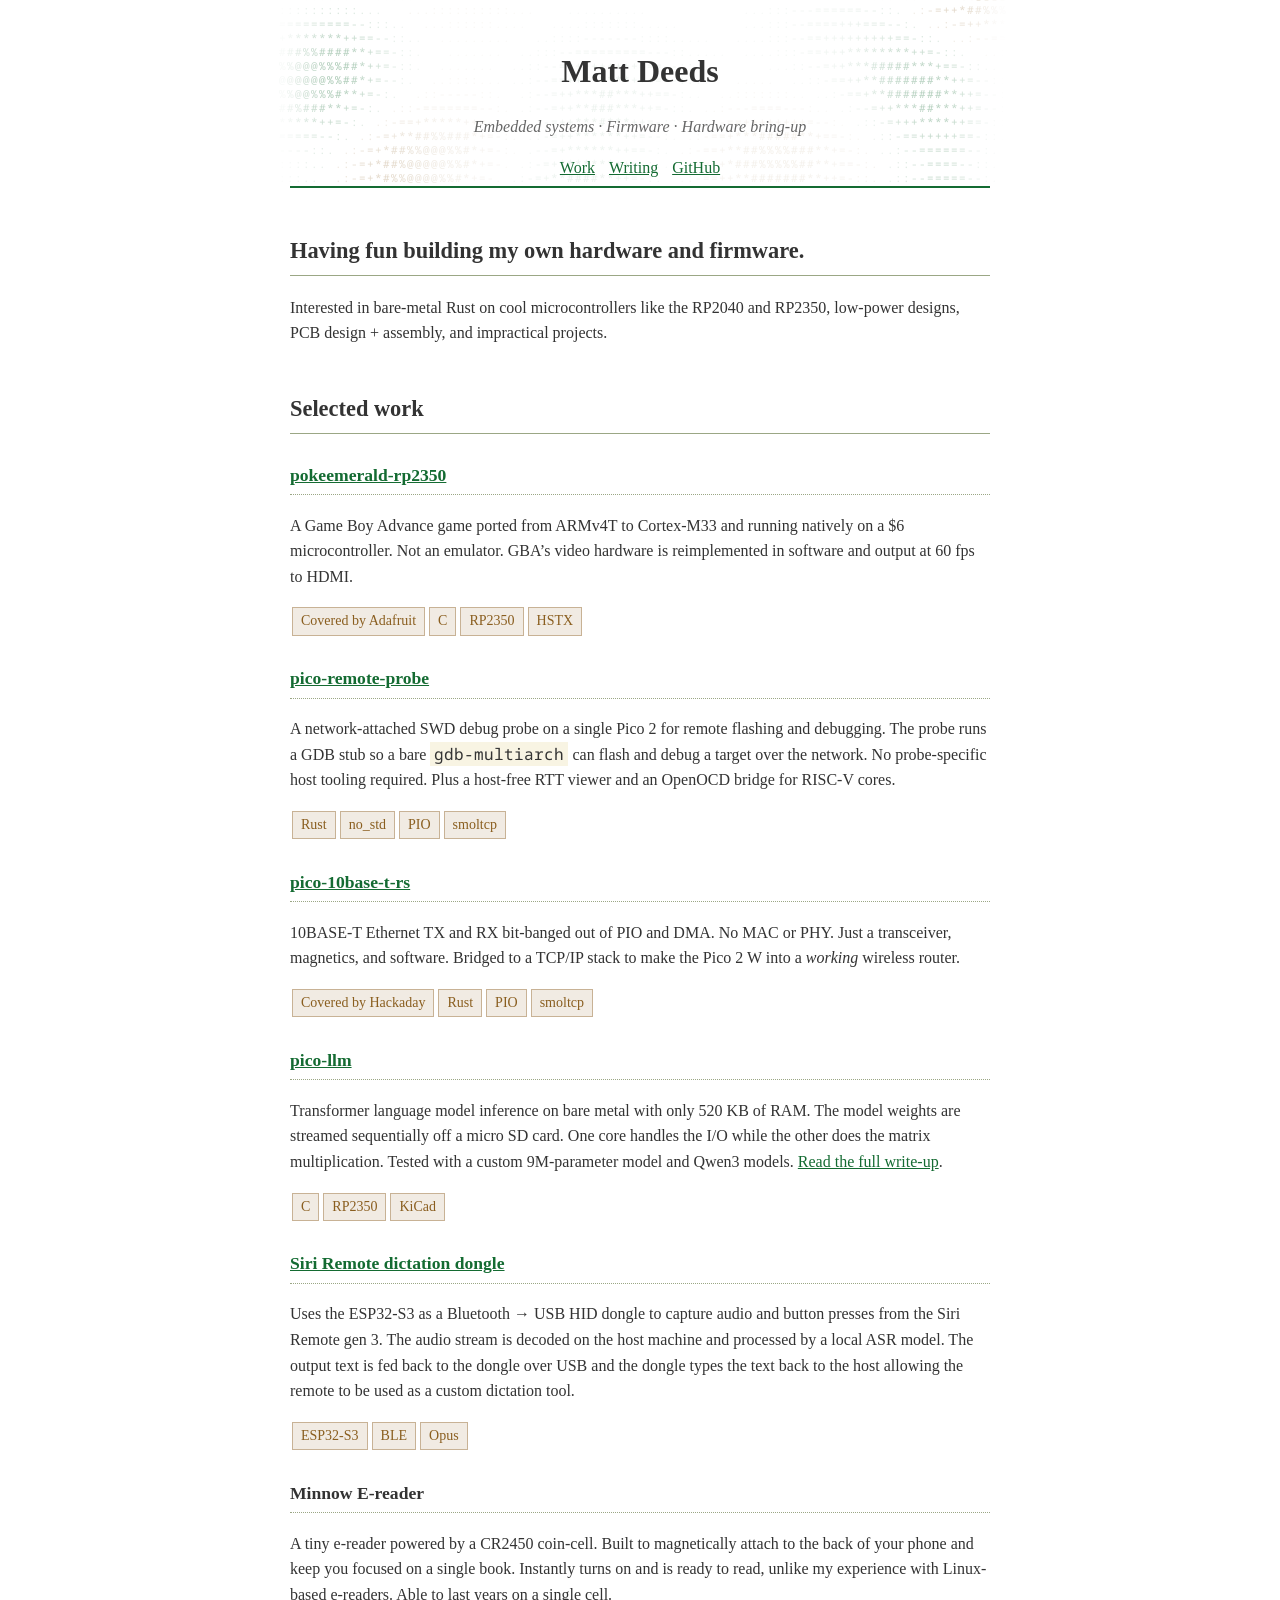
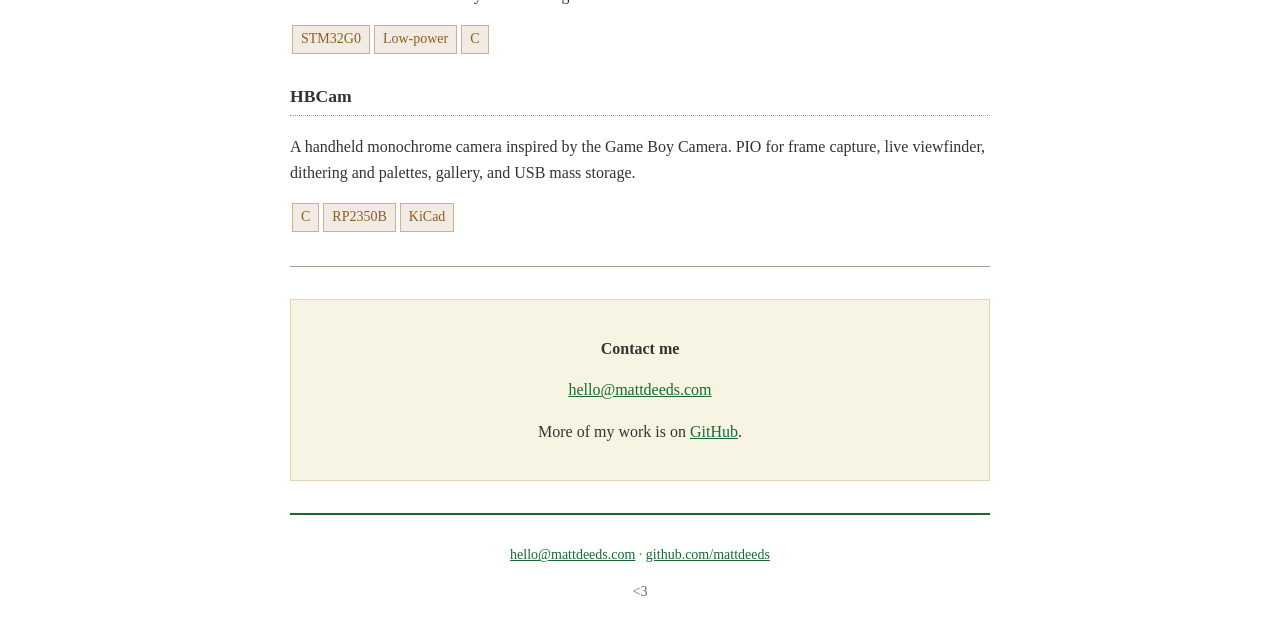
<file: index.html>
<!DOCTYPE html>
<html lang="en">
<head>
<meta charset="utf-8">
<meta name="viewport" content="width=device-width, initial-scale=1">
<title>Matt Deeds · Embedded systems and low-level firmware</title>
<meta name="description" content="Embedded systems and low-level firmware.">
<link rel="stylesheet" href="/assets/style.css">
<script src="/assets/banner.js" defer></script>
</head>
<body>

<header class="header">
  <h1>Matt Deeds</h1>
  <p class="tagline">Embedded systems · Firmware · Hardware bring-up</p>
  <nav>
    <a href="/">Work</a>
    <a href="/writing/">Writing</a>
    <a href="https://github.com/mattdeeds">GitHub</a>
  </nav>
</header>

<main>
  <h2>Having fun building my own hardware and firmware.</h2>
  <p>Interested in bare-metal Rust on cool microcontrollers like the RP2040 and RP2350, low-power designs, PCB design + assembly, and impractical projects.</p>
  
  <h2>Selected work</h2>

  <h3><a href="https://github.com/mattdeeds/pokeemerald-rp2350">pokeemerald-rp2350</a></h3>
  <p>A Game Boy Advance game ported from ARMv4T to Cortex-M33 and running
  natively on a $6 microcontroller. Not an emulator. GBA’s video hardware is
  reimplemented in software and output at 60 fps to HDMI.</p>
  <div class="languages"><span>Covered by Adafruit</span><span>C</span><span>RP2350</span><span>HSTX</span></div>

  <h3><a href="https://github.com/mattdeeds/pico-remote-probe">pico-remote-probe</a></h3>
  <p>A network-attached SWD debug probe on a single Pico 2 for remote flashing and debugging. The probe runs a GDB stub
  so a bare <code>gdb-multiarch</code> can flash and debug a
  target over the network. No probe-specific host tooling required. Plus a host-free
  RTT viewer and an OpenOCD bridge for RISC-V cores.</p>
  <div class="languages"><span>Rust</span><span>no_std</span><span>PIO</span><span>smoltcp</span></div>

  <h3><a href="https://github.com/mattdeeds/pico-10base-t-rs">pico-10base-t-rs</a></h3>
  <p>10BASE-T Ethernet TX and RX bit-banged out of PIO and DMA. No MAC or PHY. Just a
  transceiver, magnetics, and software. Bridged to a TCP/IP stack to make the Pico 2 W
  into a <i>working</i> wireless router.</p>
  <div class="languages"><span>Covered by Hackaday</span><span>Rust</span><span>PIO</span><span>smoltcp</span></div>

  <h3><a href="https://github.com/mattdeeds/pico-llm">pico-llm</a></h3>
  <p>Transformer language model inference on bare metal with only 520 KB of RAM.
  The model weights are streamed sequentially off a micro SD card. One core handles the I/O while the other does the matrix multiplication. Tested with a custom 9M-parameter model and Qwen3 models. <a href="/writing/pico-llm.html">Read the full write-up</a>.</p>
  <div class="languages"><span>C</span><span>RP2350</span><span>KiCad</span></div>

  <h3><a href="https://github.com/mattdeeds/siri-remote-dictation">Siri Remote dictation dongle</a></h3>
  <p>Uses the ESP32-S3 as a Bluetooth → USB HID dongle to capture audio and button presses from the Siri Remote gen 3.
  The audio stream is decoded on the host machine and processed by a local ASR model.
  The output text is fed back to the dongle over USB and the dongle types the text back to the host
  allowing the remote to be used as a custom dictation tool.</p>
  <div class="languages"><span>ESP32-S3</span><span>BLE</span><span>Opus</span></div>

  <h3>Minnow E-reader</h3>
  <p>A tiny e-reader powered by a CR2450 coin-cell. Built to magnetically attach to the back of your phone and keep you focused on a single book.
  Instantly turns on and is ready to read, unlike my experience with Linux-based e-readers.
  Able to last years on a single cell.
  </p>
  <div class="languages"><span>STM32G0</span><span>Low-power</span><span>C</span></div>
  
  <h3>HBCam</h3>
  <p>A handheld monochrome camera inspired by the Game Boy Camera. PIO for frame capture, live
  viewfinder, dithering and palettes, gallery, and USB mass storage.</p>
  <div class="languages"><span>C</span><span>RP2350B</span><span>KiCad</span></div>

  <hr>

  <div class="cta">
    <p><b>Contact me</b></p>
    <p>
    <a href="mailto:hello@mattdeeds.com">hello@mattdeeds.com</a>
    </p>
    <p>More of my work is on <a href="https://github.com/mattdeeds">GitHub</a>.</p>
  </div>
</main>

<footer>
  <p>
    <a href="mailto:hello@mattdeeds.com">hello@mattdeeds.com</a> ·
    <a href="https://github.com/mattdeeds">github.com/mattdeeds</a>
  </p>
<p>&lt;3</p>
</footer>

</body>
</html>
</file>
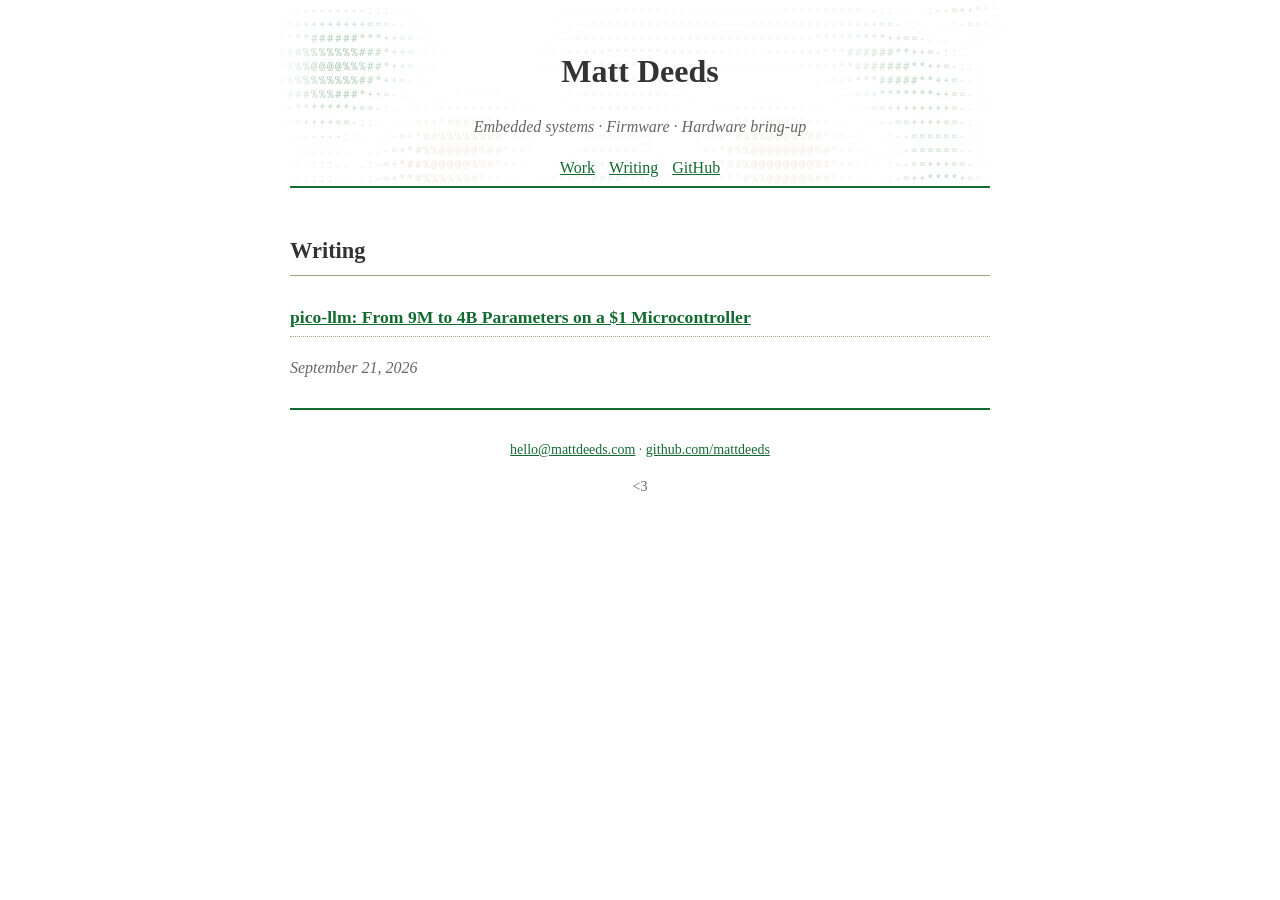
<file: writing/index.html>
<!DOCTYPE html>
<html lang="en">
<head>
<meta charset="utf-8">
<meta name="viewport" content="width=device-width, initial-scale=1">
<title>Writing · Matt Deeds</title>
<meta name="description" content="Write-ups on embedded firmware and hardware bring-up.">
<link rel="stylesheet" href="/assets/style.css">
<script src="/assets/banner.js" defer></script>
</head>
<body>

<header class="header">
  <h1>Matt Deeds</h1>
  <p class="tagline">Embedded systems · Firmware · Hardware bring-up</p>
  <nav>
    <a href="/">Work</a>
    <a href="/writing/">Writing</a>
    <a href="https://github.com/mattdeeds">GitHub</a>
  </nav>
</header>

<main>
  <h2>Writing</h2>

  <h3><a href="/writing/pico-llm.html">pico-llm: From 9M to 4B Parameters on a $1 Microcontroller</a></h3>
  <p class="tagline"><time datetime="2026-09-21">September 21, 2026</time></p>
  </main>

<footer>
  <p>
    <a href="mailto:hello@mattdeeds.com">hello@mattdeeds.com</a> ·
    <a href="https://github.com/mattdeeds">github.com/mattdeeds</a>
  </p>
  <p>&lt;3</p>
</footer>

</body>
</html>
</file>
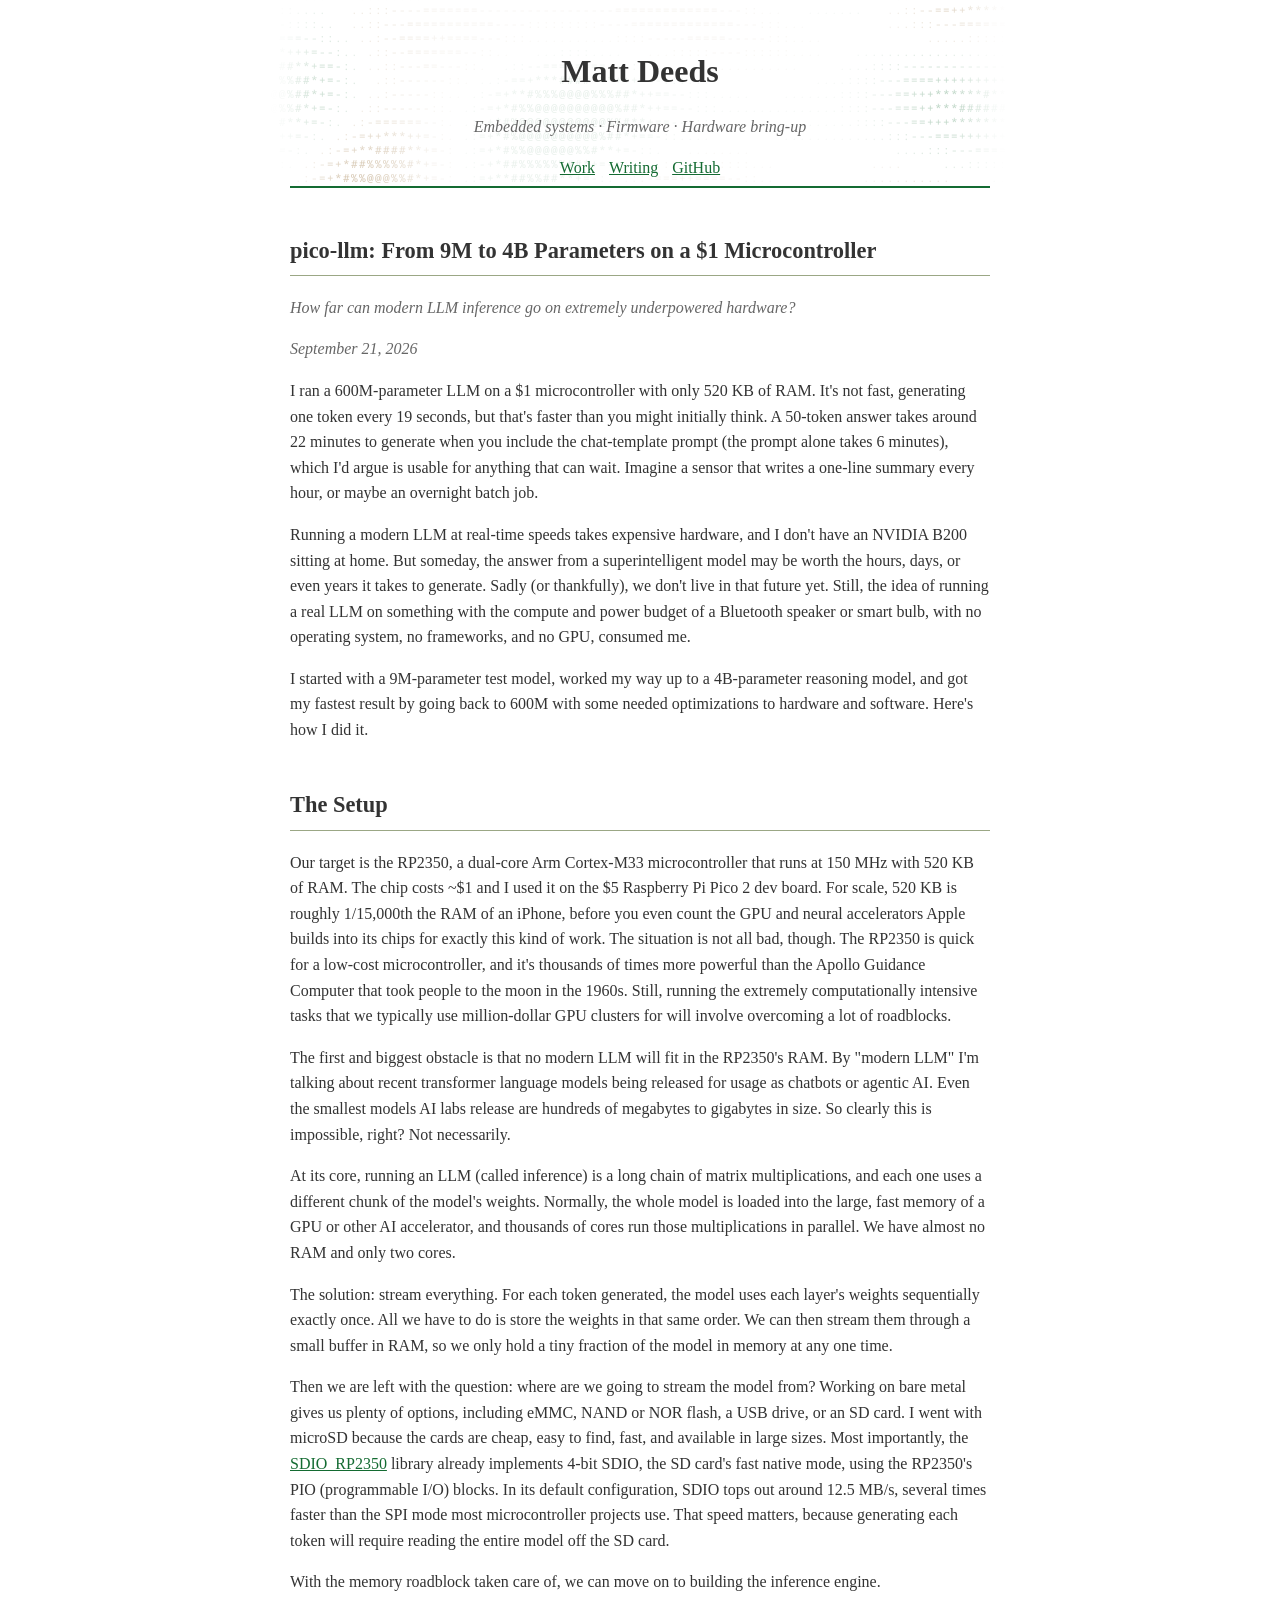
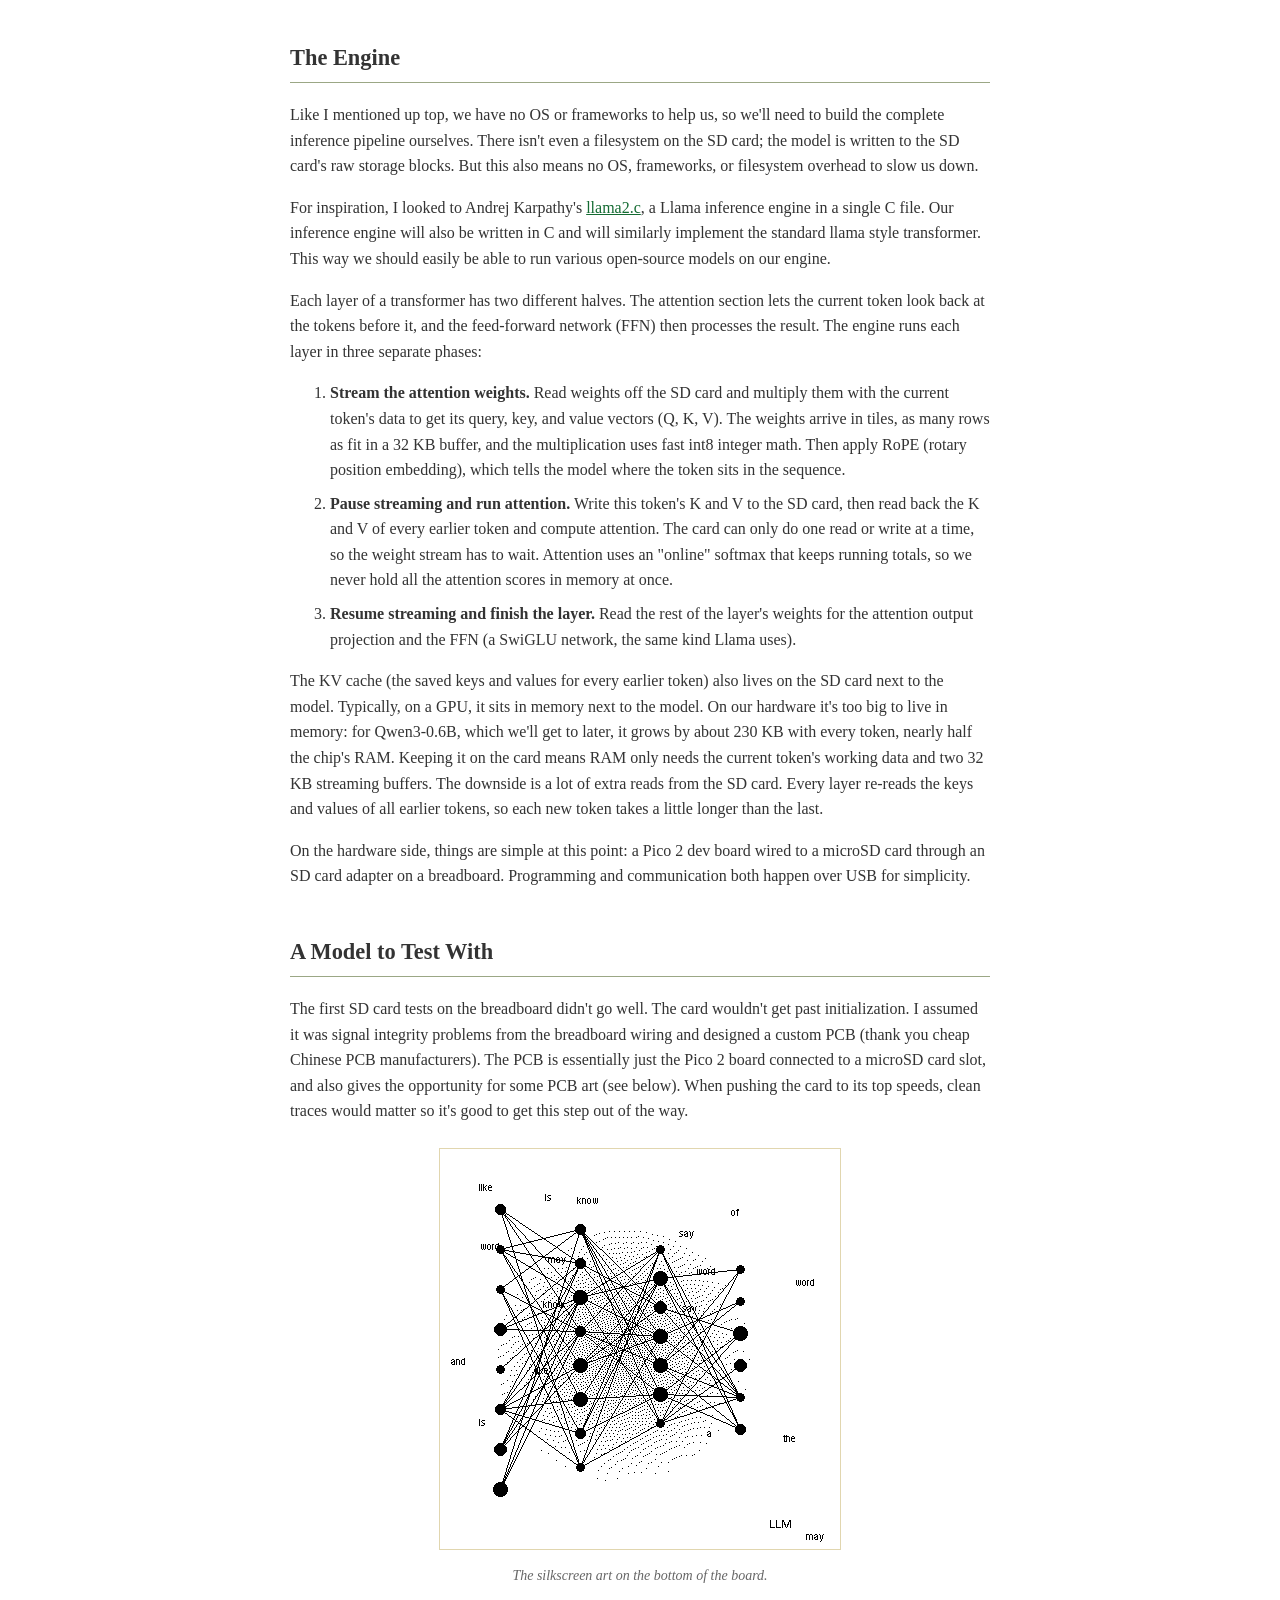
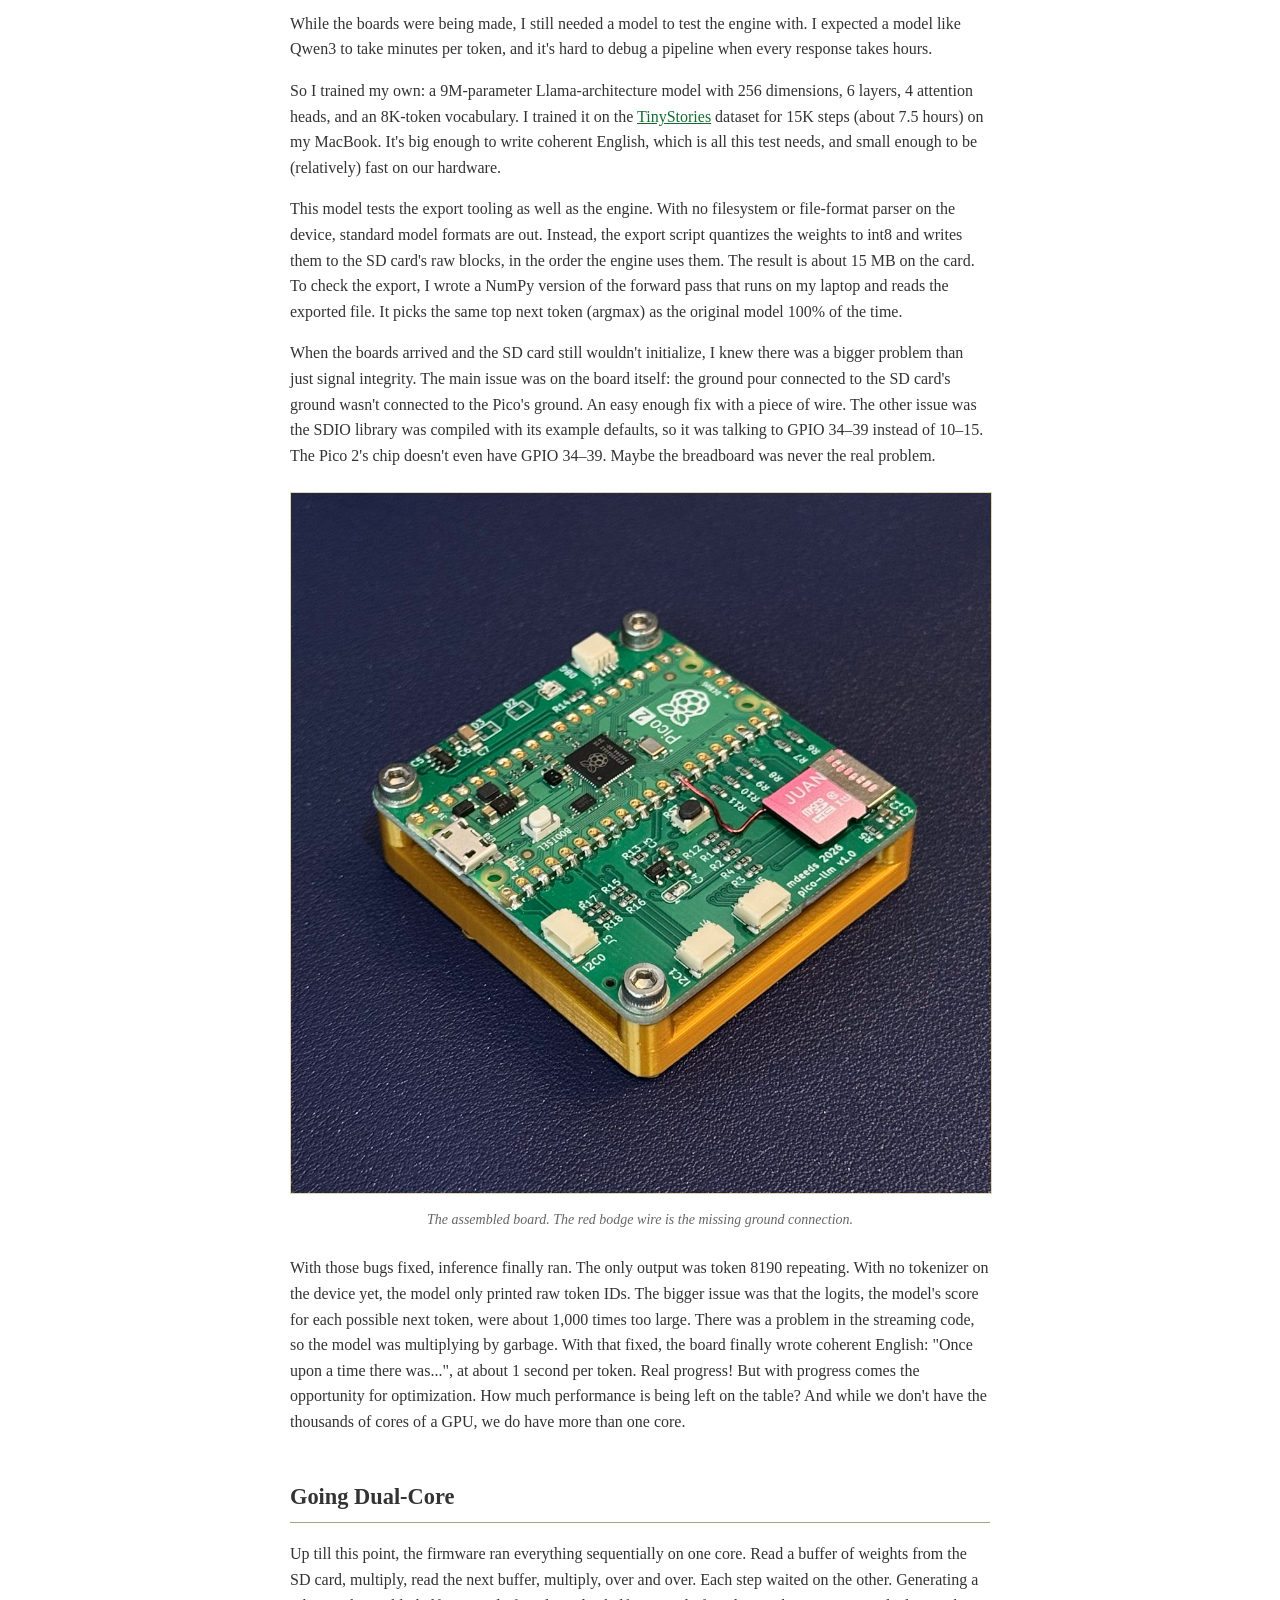
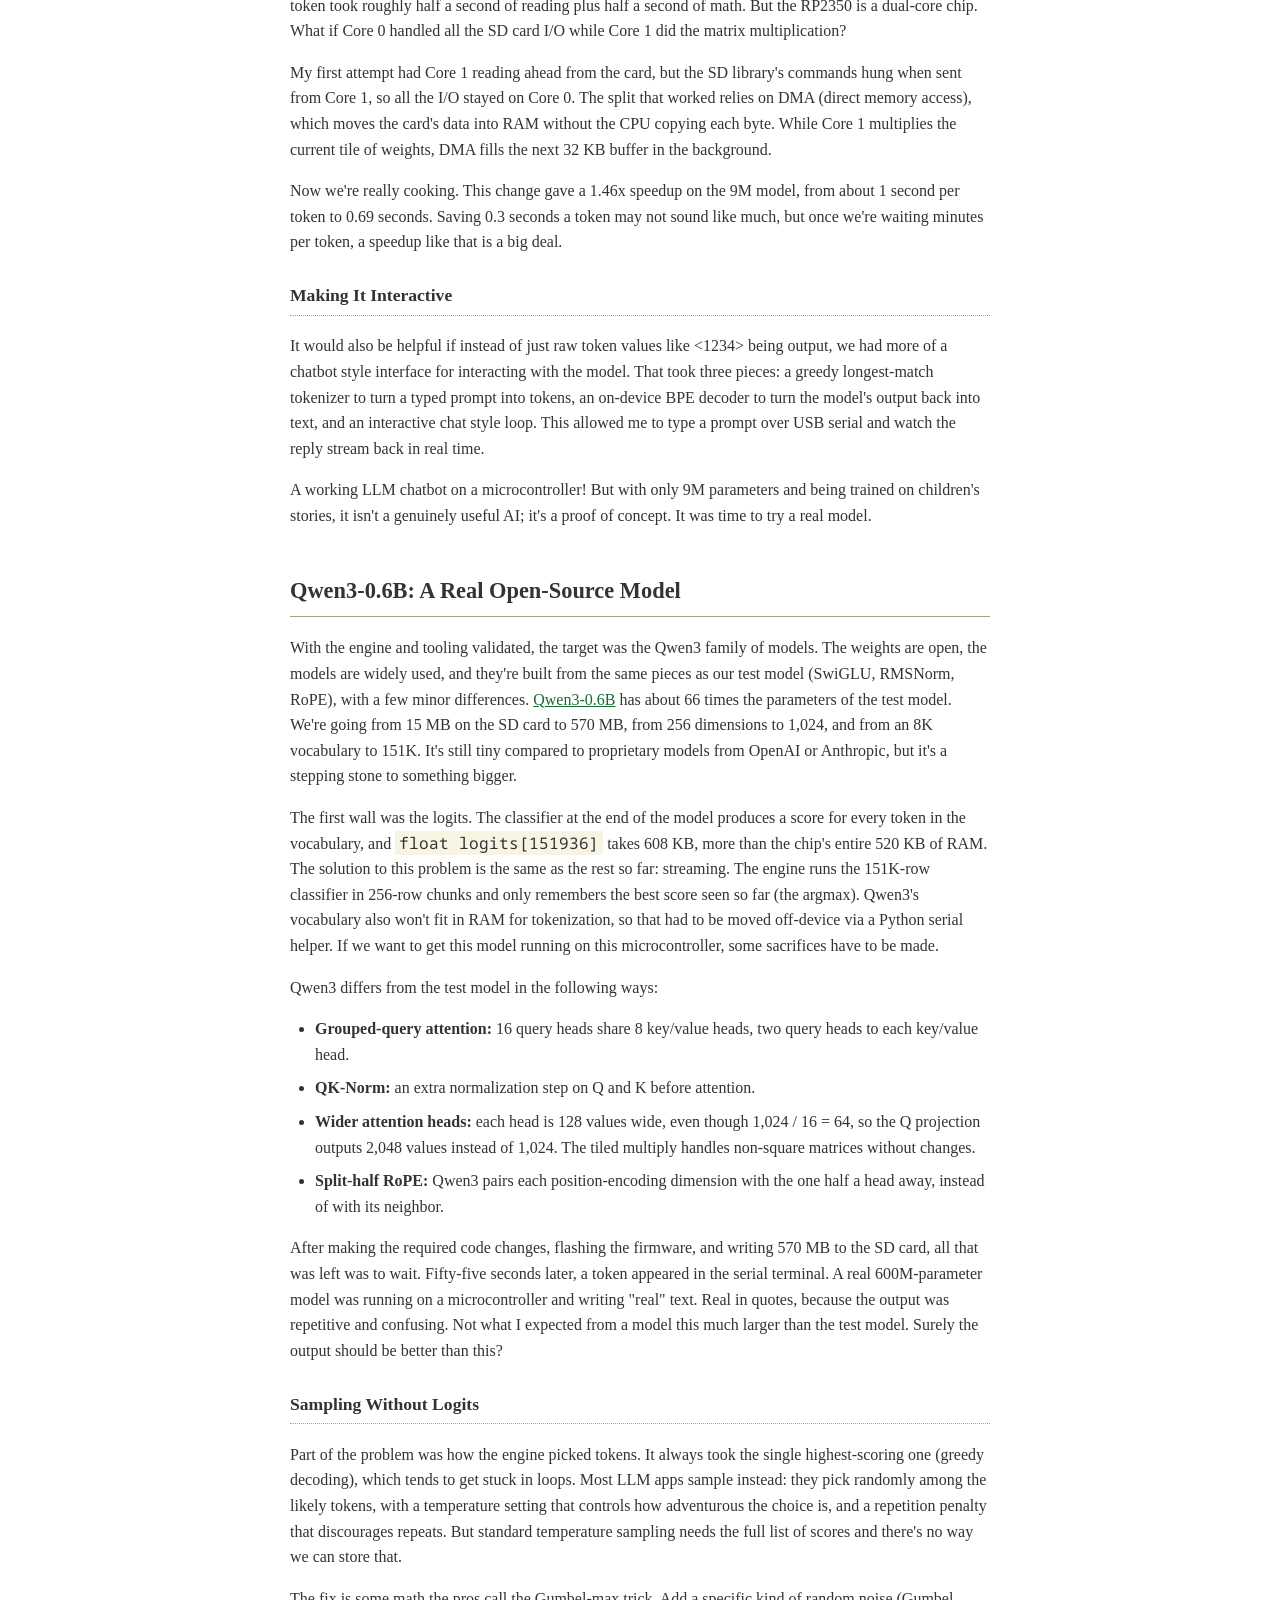
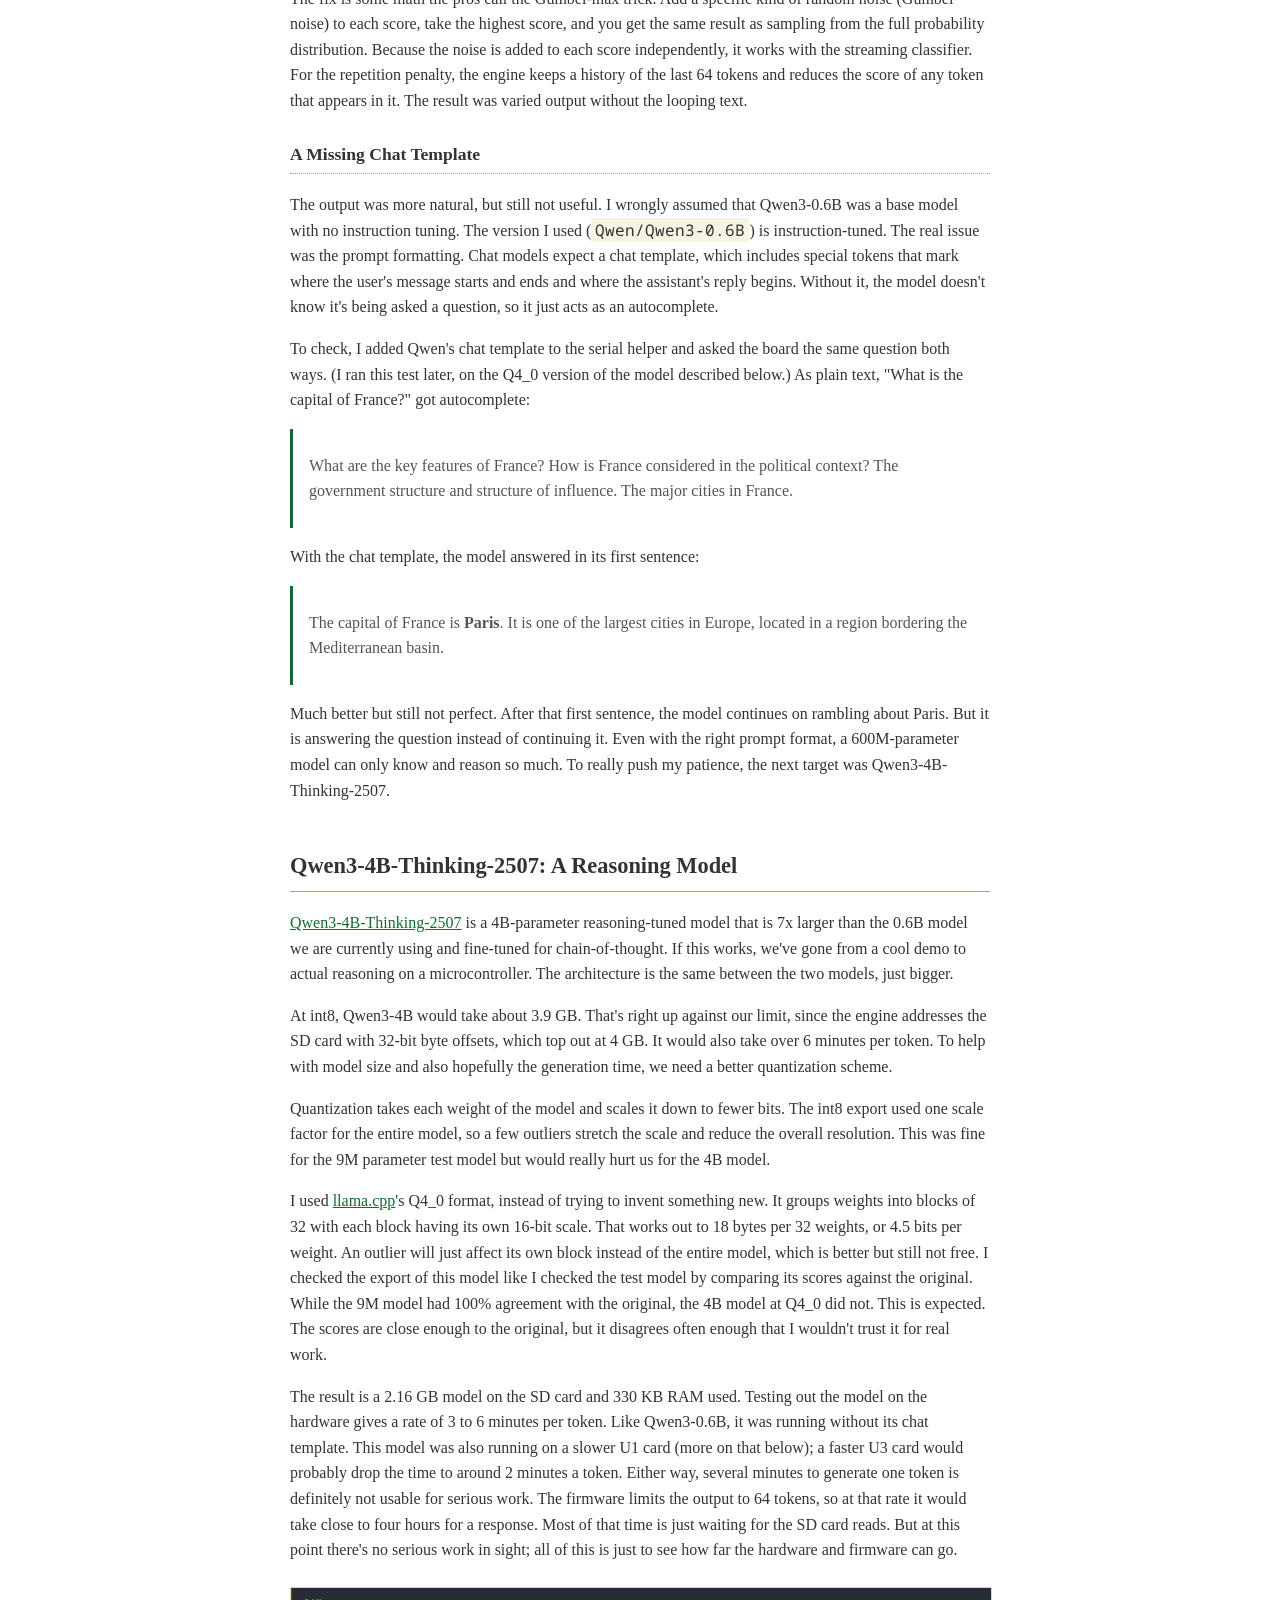
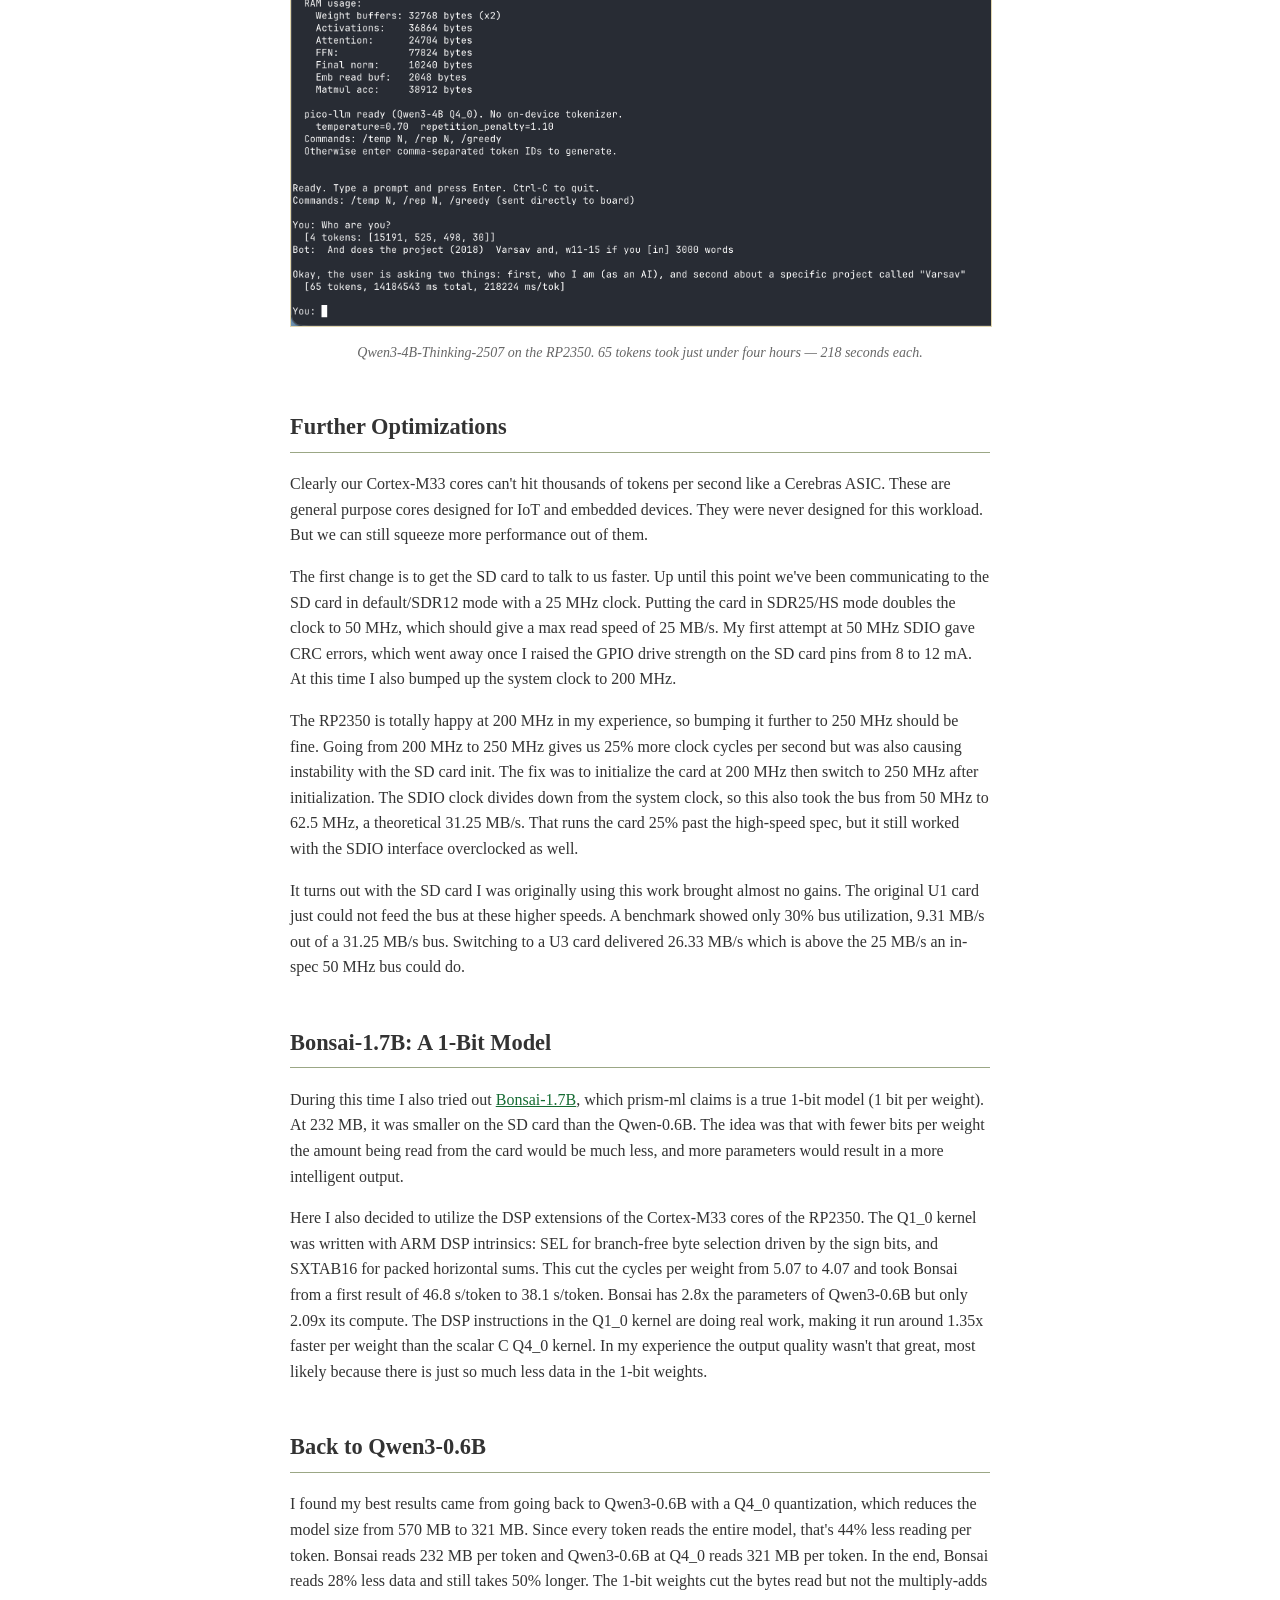
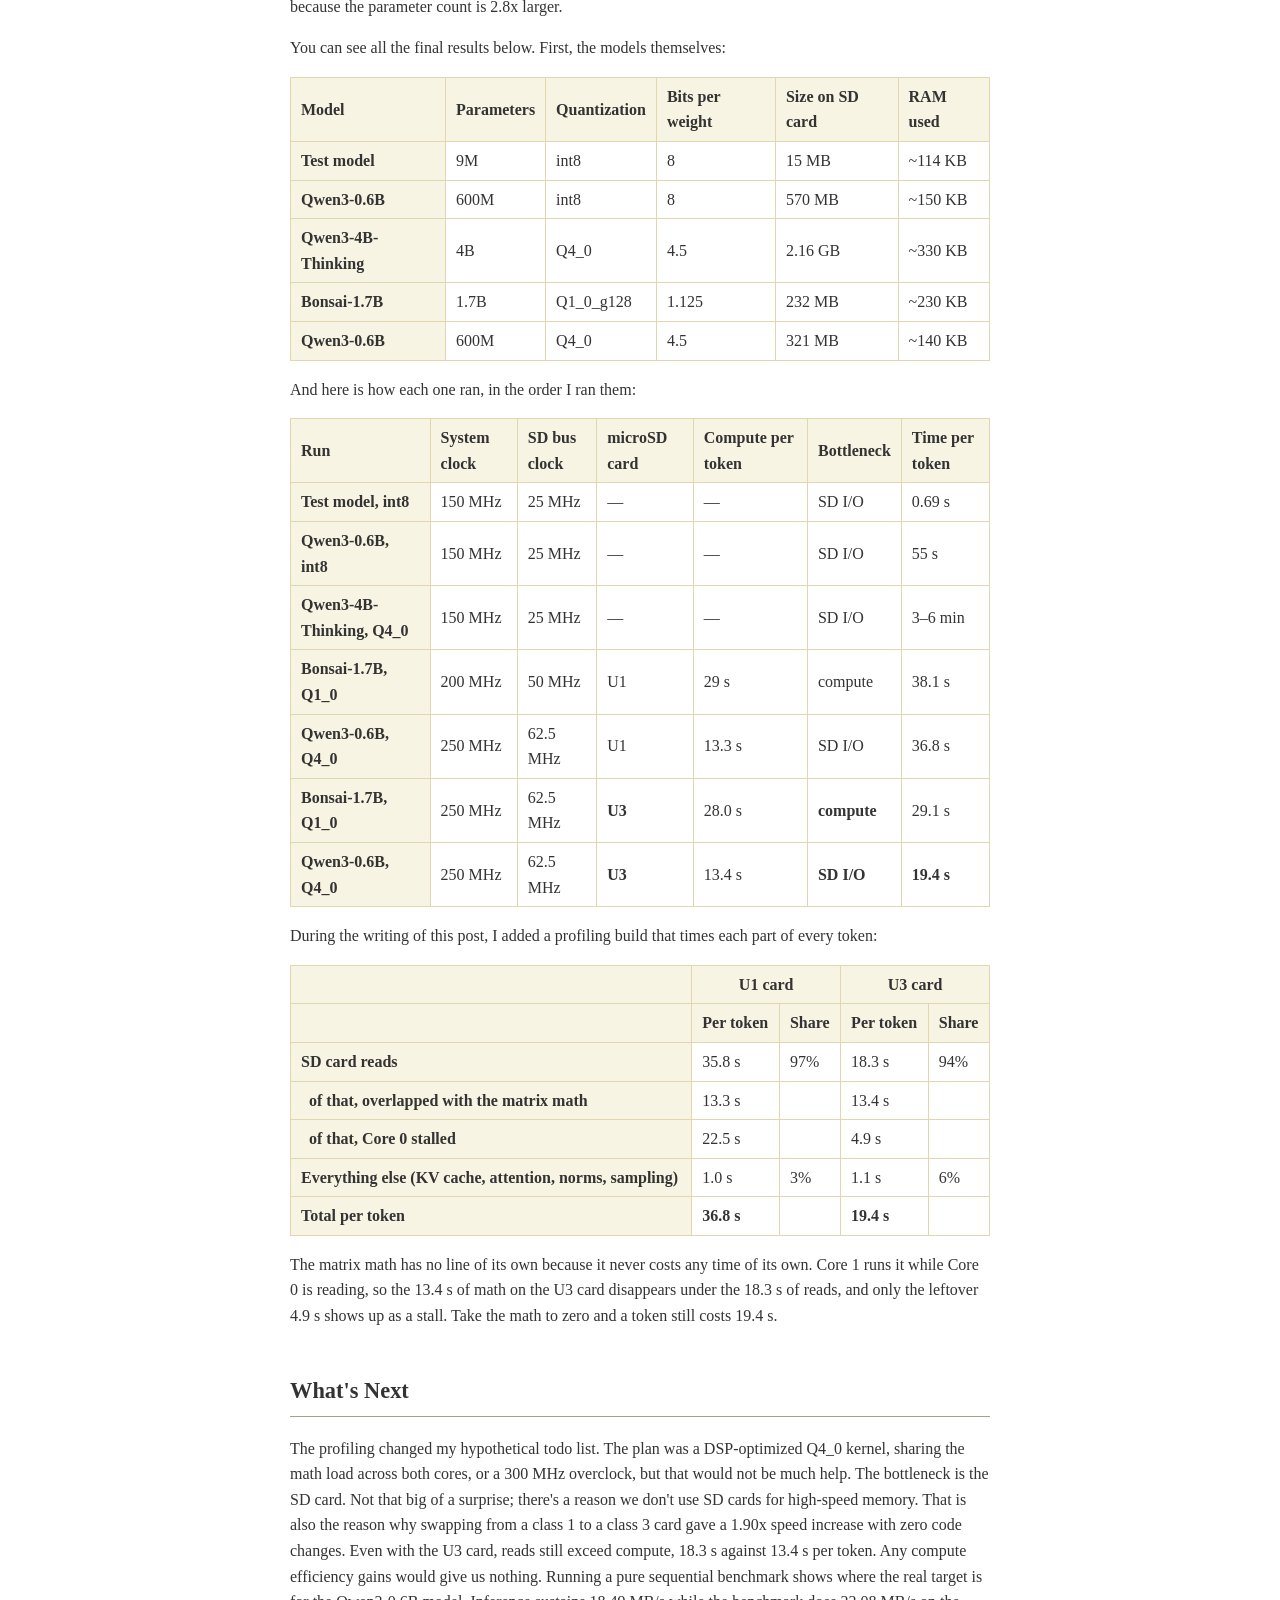
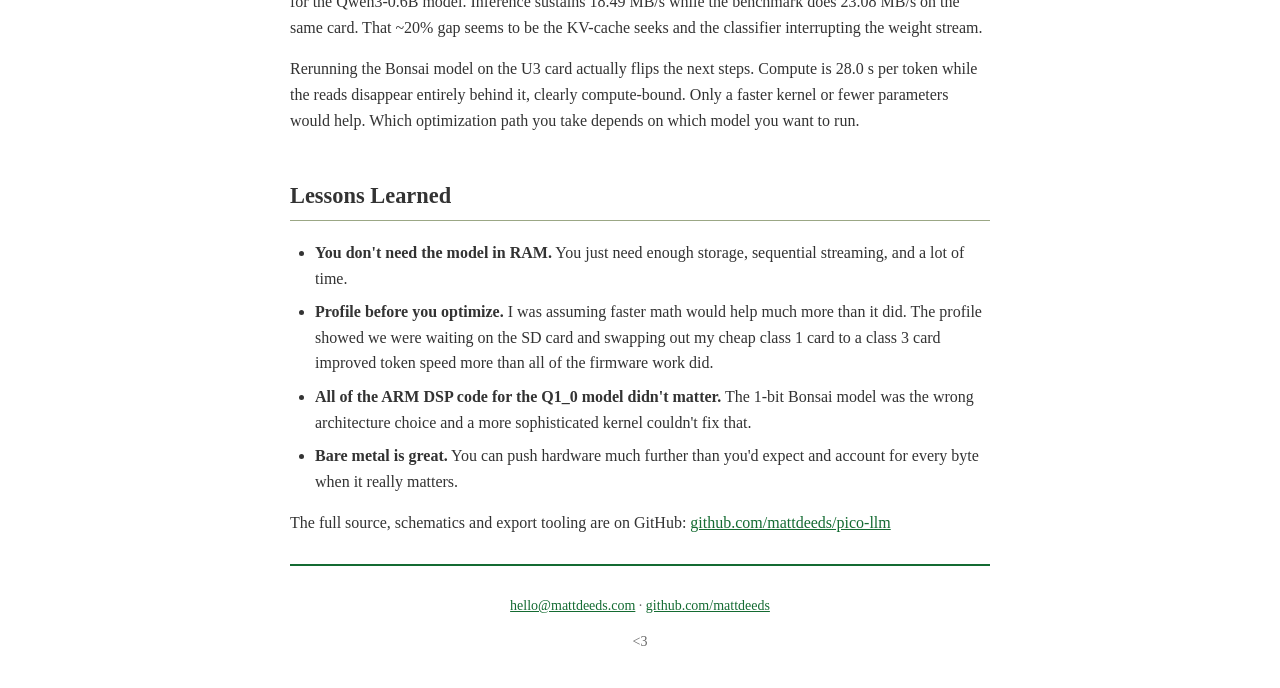
<file: writing/pico-llm.html>
<!DOCTYPE html>
<html lang="en">
<head>
<meta charset="utf-8">
<meta name="viewport" content="width=device-width, initial-scale=1">
<title>pico-llm: From 9M to 4B Parameters on a $1 Microcontroller · Matt Deeds</title>
<meta name="description" content="Running a 600M-parameter LLM on a $1 RP2350 microcontroller with 520 KB of RAM, by streaming the weights off a microSD card.">
<link rel="stylesheet" href="/assets/style.css">
<script src="/assets/banner.js" defer></script>
</head>
<body>

<header class="header">
  <h1>Matt Deeds</h1>
  <p class="tagline">Embedded systems · Firmware · Hardware bring-up</p>
  <nav>
    <a href="/">Work</a>
    <a href="/writing/">Writing</a>
    <a href="https://github.com/mattdeeds">GitHub</a>
  </nav>
</header>

<main>
  <article>
  <h2>pico-llm: From 9M to 4B Parameters on a $1 Microcontroller</h2>
  <p class="tagline">How far can modern LLM inference go on extremely underpowered hardware?</p>
  <p class="tagline"><time datetime="2026-09-21">September 21, 2026</time></p>

  <p>I ran a 600M-parameter LLM on a $1 microcontroller with only 520 KB of RAM. It's not fast, generating one token every 19 seconds, but that's faster than you might initially think. A 50-token answer takes around 22 minutes to generate when you include the chat-template prompt (the prompt alone takes 6 minutes), which I'd argue is usable for anything that can wait. Imagine a sensor that writes a one-line summary every hour, or maybe an overnight batch job.</p>
  <p>Running a modern LLM at real-time speeds takes expensive hardware, and I don't have an NVIDIA B200 sitting at home. But someday, the answer from a superintelligent model may be worth the hours, days, or even years it takes to generate. Sadly (or thankfully), we don't live in that future yet. Still, the idea of running a real LLM on something with the compute and power budget of a Bluetooth speaker or smart bulb, with no operating system, no frameworks, and no GPU, consumed me.</p>
  <p>I started with a 9M-parameter test model, worked my way up to a 4B-parameter reasoning model, and got my fastest result by going back to 600M with some needed optimizations to hardware and software. Here's how I did it.</p>
  <h2>The Setup</h2>
  <p>Our target is the RP2350, a dual-core Arm Cortex-M33 microcontroller that runs at 150 MHz with 520 KB of RAM. The chip costs ~$1 and I used it on the $5 Raspberry Pi Pico 2 dev board. For scale, 520 KB is roughly 1/15,000th the RAM of an iPhone, before you even count the GPU and neural accelerators Apple builds into its chips for exactly this kind of work. The situation is not all bad, though. The RP2350 is quick for a low-cost microcontroller, and it's thousands of times more powerful than the Apollo Guidance Computer that took people to the moon in the 1960s. Still, running the extremely computationally intensive tasks that we typically use million-dollar GPU clusters for will involve overcoming a lot of roadblocks.</p>
  <p>The first and biggest obstacle is that no modern LLM will fit in the RP2350's RAM. By "modern LLM" I'm talking about recent transformer language models being released for usage as chatbots or agentic AI. Even the smallest models AI labs release are hundreds of megabytes to gigabytes in size. So clearly this is impossible, right? Not necessarily.</p>
  <p>At its core, running an LLM (called inference) is a long chain of matrix multiplications, and each one uses a different chunk of the model's weights. Normally, the whole model is loaded into the large, fast memory of a GPU or other AI accelerator, and thousands of cores run those multiplications in parallel. We have almost no RAM and only two cores.</p>
  <p>The solution: stream everything. For each token generated, the model uses each layer's weights sequentially exactly once. All we have to do is store the weights in that same order. We can then stream them through a small buffer in RAM, so we only hold a tiny fraction of the model in memory at any one time.</p>
  <p>Then we are left with the question: where are we going to stream the model from? Working on bare metal gives us plenty of options, including eMMC, NAND or NOR flash, a USB drive, or an SD card. I went with microSD because the cards are cheap, easy to find, fast, and available in large sizes. Most importantly, the <a href="https://github.com/rabbitholecomputing/SDIO_RP2350">SDIO_RP2350</a> library already implements 4-bit SDIO, the SD card's fast native mode, using the RP2350's PIO (programmable I/O) blocks. In its default configuration, SDIO tops out around 12.5 MB/s, several times faster than the SPI mode most microcontroller projects use. That speed matters, because generating each token will require reading the entire model off the SD card.</p>
  <p>With the memory roadblock taken care of, we can move on to building the inference engine.</p>
  <h2>The Engine</h2>
  <p>Like I mentioned up top, we have no OS or frameworks to help us, so we'll need to build the complete inference pipeline ourselves. There isn't even a filesystem on the SD card; the model is written to the SD card's raw storage blocks. But this also means no OS, frameworks, or filesystem overhead to slow us down.</p>
  <p>For inspiration, I looked to Andrej Karpathy's <a href="https://github.com/karpathy/llama2.c">llama2.c</a>, a Llama inference engine in a single C file. Our inference engine will also be written in C and will similarly implement the standard llama style transformer. This way we should easily be able to run various open-source models on our engine.</p>
  <p>Each layer of a transformer has two different halves. The attention section lets the current token look back at the tokens before it, and the feed-forward network (FFN) then processes the result. The engine runs each layer in three separate phases:</p>
  <ol>
    <li><strong>Stream the attention weights.</strong> Read weights off the SD card and multiply them with the current token's data to get its query, key, and value vectors (Q, K, V). The weights arrive in tiles, as many rows as fit in a 32 KB buffer, and the multiplication uses fast int8 integer math. Then apply RoPE (rotary position embedding), which tells the model where the token sits in the sequence.</li>
    <li><strong>Pause streaming and run attention.</strong> Write this token's K and V to the SD card, then read back the K and V of every earlier token and compute attention. The card can only do one read or write at a time, so the weight stream has to wait. Attention uses an "online" softmax that keeps running totals, so we never hold all the attention scores in memory at once.</li>
    <li><strong>Resume streaming and finish the layer.</strong> Read the rest of the layer's weights for the attention output projection and the FFN (a SwiGLU network, the same kind Llama uses).</li>
  </ol>
  <p>The KV cache (the saved keys and values for every earlier token) also lives on the SD card next to the model. Typically, on a GPU, it sits in memory next to the model. On our hardware it's too big to live in memory: for Qwen3-0.6B, which we'll get to later, it grows by about 230 KB with every token, nearly half the chip's RAM. Keeping it on the card means RAM only needs the current token's working data and two 32 KB streaming buffers. The downside is a lot of extra reads from the SD card. Every layer re-reads the keys and values of all earlier tokens, so each new token takes a little longer than the last.</p>
  <p>On the hardware side, things are simple at this point: a Pico 2 dev board wired to a microSD card through an SD card adapter on a breadboard. Programming and communication both happen over USB for simplicity.</p>
  <h2>A Model to Test With</h2>
  <p>The first SD card tests on the breadboard didn't go well. The card wouldn't get past initialization. I assumed it was signal integrity problems from the breadboard wiring and designed a custom PCB (thank you cheap Chinese PCB manufacturers). The PCB is essentially just the Pico 2 board connected to a microSD card slot, and also gives the opportunity for some PCB art (see below). When pushing the card to its top speeds, clean traces would matter so it's good to get this step out of the way.</p>

  <figure>
    <img src="/assets/img/pcb-silkscreen.png" alt="PCB silkscreen art: a neural network diagram of connected nodes, labelled with words like &quot;like&quot;, &quot;is&quot;, &quot;know&quot;, &quot;say&quot;, &quot;word&quot; and &quot;LLM&quot;">
    <figcaption>The silkscreen art on the bottom of the board.</figcaption>
  </figure>
  <p>While the boards were being made, I still needed a model to test the engine with. I expected a model like Qwen3 to take minutes per token, and it's hard to debug a pipeline when every response takes hours.</p>
  <p>So I trained my own: a 9M-parameter Llama-architecture model with 256 dimensions, 6 layers, 4 attention heads, and an 8K-token vocabulary. I trained it on the <a href="https://huggingface.co/datasets/roneneldan/TinyStories">TinyStories</a> dataset for 15K steps (about 7.5 hours) on my MacBook. It's big enough to write coherent English, which is all this test needs, and small enough to be (relatively) fast on our hardware.</p>
  <p>This model tests the export tooling as well as the engine. With no filesystem or file-format parser on the device, standard model formats are out. Instead, the export script quantizes the weights to int8 and writes them to the SD card's raw blocks, in the order the engine uses them. The result is about 15 MB on the card. To check the export, I wrote a NumPy version of the forward pass that runs on my laptop and reads the exported file. It picks the same top next token (argmax) as the original model 100% of the time.</p>
  <p>When the boards arrived and the SD card still wouldn't initialize, I knew there was a bigger problem than just signal integrity. The main issue was on the board itself: the ground pour connected to the SD card's ground wasn't connected to the Pico's ground. An easy enough fix with a piece of wire. The other issue was the SDIO library was compiled with its example defaults, so it was talking to GPIO 34–39 instead of 10–15. The Pico 2's chip doesn't even have GPIO 34–39. Maybe the breadboard was never the real problem.</p>

  <figure>
    <img src="/assets/img/pico-llm-board.jpg" alt="The assembled pico-llm board: a Raspberry Pi Pico 2 on a custom green PCB with a microSD card inserted, mounted on a gold 3D-printed base, with a red bodge wire running to the card slot">
    <figcaption>The assembled board. The red bodge wire is the missing ground connection.</figcaption>
  </figure>
  <p>With those bugs fixed, inference finally ran. The only output was token 8190 repeating. With no tokenizer on the device yet, the model only printed raw token IDs. The bigger issue was that the logits, the model's score for each possible next token, were about 1,000 times too large. There was a problem in the streaming code, so the model was multiplying by garbage. With that fixed, the board finally wrote coherent English: "Once upon a time there was...", at about 1 second per token. Real progress! But with progress comes the opportunity for optimization. How much performance is being left on the table? And while we don't have the thousands of cores of a GPU, we do have more than one core.</p>
  <h2>Going Dual-Core</h2>
  <p>Up till this point, the firmware ran everything sequentially on one core. Read a buffer of weights from the SD card, multiply, read the next buffer, multiply, over and over. Each step waited on the other. Generating a token took roughly half a second of reading plus half a second of math. But the RP2350 is a dual-core chip. What if Core 0 handled all the SD card I/O while Core 1 did the matrix multiplication?</p>
  <p>My first attempt had Core 1 reading ahead from the card, but the SD library's commands hung when sent from Core 1, so all the I/O stayed on Core 0. The split that worked relies on DMA (direct memory access), which moves the card's data into RAM without the CPU copying each byte. While Core 1 multiplies the current tile of weights, DMA fills the next 32 KB buffer in the background.</p>
  <p>Now we're really cooking. This change gave a 1.46x speedup on the 9M model, from about 1 second per token to 0.69 seconds. Saving 0.3 seconds a token may not sound like much, but once we're waiting minutes per token, a speedup like that is a big deal.</p>
  <h3>Making It Interactive</h3>
  <p>It would also be helpful if instead of just raw token values like &lt;1234&gt; being output, we had more of a chatbot style interface for interacting with the model. That took three pieces: a greedy longest-match tokenizer to turn a typed prompt into tokens, an on-device BPE decoder to turn the model's output back into text, and an interactive chat style loop. This allowed me to type a prompt over USB serial and watch the reply stream back in real time.</p>
  <p>A working LLM chatbot on a microcontroller! But with only 9M parameters and being trained on children's stories, it isn't a genuinely useful AI; it's a proof of concept. It was time to try a real model.</p>
  <h2>Qwen3-0.6B: A Real Open-Source Model</h2>
  <p>With the engine and tooling validated, the target was the Qwen3 family of models. The weights are open, the models are widely used, and they're built from the same pieces as our test model (SwiGLU, RMSNorm, RoPE), with a few minor differences. <a href="https://huggingface.co/Qwen/Qwen3-0.6B">Qwen3-0.6B</a> has about 66 times the parameters of the test model. We're going from 15 MB on the SD card to 570 MB, from 256 dimensions to 1,024, and from an 8K vocabulary to 151K. It's still tiny compared to proprietary models from OpenAI or Anthropic, but it's a stepping stone to something bigger.</p>
  <p>The first wall was the logits. The classifier at the end of the model produces a score for every token in the vocabulary, and <code>float logits[151936]</code> takes 608 KB, more than the chip's entire 520 KB of RAM. The solution to this problem is the same as the rest so far: streaming. The engine runs the 151K-row classifier in 256-row chunks and only remembers the best score seen so far (the argmax). Qwen3's vocabulary also won't fit in RAM for tokenization, so that had to be moved off-device via a Python serial helper. If we want to get this model running on this microcontroller, some sacrifices have to be made.</p>
  <p>Qwen3 differs from the test model in the following ways:</p>
  <ul>
    <li><strong>Grouped-query attention:</strong> 16 query heads share 8 key/value heads, two query heads to each key/value head.</li>
    <li><strong>QK-Norm:</strong> an extra normalization step on Q and K before attention.</li>
    <li><strong>Wider attention heads:</strong> each head is 128 values wide, even though 1,024 / 16 = 64, so the Q projection outputs 2,048 values instead of 1,024. The tiled multiply handles non-square matrices without changes.</li>
    <li><strong>Split-half RoPE:</strong> Qwen3 pairs each position-encoding dimension with the one half a head away, instead of with its neighbor.</li>
  </ul>
  <p>After making the required code changes, flashing the firmware, and writing 570 MB to the SD card, all that was left was to wait. Fifty-five seconds later, a token appeared in the serial terminal. A real 600M-parameter model was running on a microcontroller and writing "real" text. Real in quotes, because the output was repetitive and confusing. Not what I expected from a model this much larger than the test model. Surely the output should be better than this?</p>
  <h3>Sampling Without Logits</h3>
  <p>Part of the problem was how the engine picked tokens. It always took the single highest-scoring one (greedy decoding), which tends to get stuck in loops. Most LLM apps sample instead: they pick randomly among the likely tokens, with a temperature setting that controls how adventurous the choice is, and a repetition penalty that discourages repeats. But standard temperature sampling needs the full list of scores and there's no way we can store that.</p>
  <p>The fix is some math the pros call the Gumbel-max trick. Add a specific kind of random noise (Gumbel noise) to each score, take the highest score, and you get the same result as sampling from the full probability distribution. Because the noise is added to each score independently, it works with the streaming classifier. For the repetition penalty, the engine keeps a history of the last 64 tokens and reduces the score of any token that appears in it. The result was varied output without the looping text.</p>
  <h3>A Missing Chat Template</h3>
  <p>The output was more natural, but still not useful. I wrongly assumed that Qwen3-0.6B was a base model with no instruction tuning. The version I used (<code>Qwen/Qwen3-0.6B</code>) is instruction-tuned. The real issue was the prompt formatting. Chat models expect a chat template, which includes special tokens that mark where the user's message starts and ends and where the assistant's reply begins. Without it, the model doesn't know it's being asked a question, so it just acts as an autocomplete.</p>
  <p>To check, I added Qwen's chat template to the serial helper and asked the board the same question both ways. (I ran this test later, on the Q4_0 version of the model described below.) As plain text, "What is the capital of France?" got autocomplete:</p>
  <blockquote>
    <p>What are the key features of France? How is France considered in the political context? The government structure and structure of influence. The major cities in France.</p>
  </blockquote>
  <p>With the chat template, the model answered in its first sentence:</p>
  <blockquote>
    <p>The capital of France is <strong>Paris</strong>. It is one of the largest cities in Europe, located in a region bordering the Mediterranean basin.</p>
  </blockquote>
  <p>Much better but still not perfect. After that first sentence, the model continues on rambling about Paris. But it is answering the question instead of continuing it. Even with the right prompt format, a 600M-parameter model can only know and reason so much. To really push my patience, the next target was Qwen3-4B-Thinking-2507.</p>
  <h2>Qwen3-4B-Thinking-2507: A Reasoning Model</h2>
  <p><a href="https://huggingface.co/Qwen/Qwen3-4B-Thinking-2507">Qwen3-4B-Thinking-2507</a> is a 4B-parameter reasoning-tuned model that is 7x larger than the 0.6B model we are currently using and fine-tuned for chain-of-thought. If this works, we've gone from a cool demo to actual reasoning on a microcontroller. The architecture is the same between the two models, just bigger.</p>
  <p>At int8, Qwen3-4B would take about 3.9 GB. That's right up against our limit, since the engine addresses the SD card with 32-bit byte offsets, which top out at 4 GB. It would also take over 6 minutes per token. To help with model size and also hopefully the generation time, we need a better quantization scheme.</p>
  <p>Quantization takes each weight of the model and scales it down to fewer bits. The int8 export used one scale factor for the entire model, so a few outliers stretch the scale and reduce the overall resolution. This was fine for the 9M parameter test model but would really hurt us for the 4B model.</p>
  <p>I used <a href="https://github.com/ggml-org/llama.cpp">llama.cpp</a>'s Q4_0 format, instead of trying to invent something new. It groups weights into blocks of 32 with each block having its own 16-bit scale. That works out to 18 bytes per 32 weights, or 4.5 bits per weight. An outlier will just affect its own block instead of the entire model, which is better but still not free. I checked the export of this model like I checked the test model by comparing its scores against the original. While the 9M model had 100% agreement with the original, the 4B model at Q4_0 did not. This is expected. The scores are close enough to the original, but it disagrees often enough that I wouldn't trust it for real work.</p>
  <p>The result is a 2.16 GB model on the SD card and 330 KB RAM used. Testing out the model on the hardware gives a rate of 3 to 6 minutes per token. Like Qwen3-0.6B, it was running without its chat template. This model was also running on a slower U1 card (more on that below); a faster U3 card would probably drop the time to around 2 minutes a token. Either way, several minutes to generate one token is definitely not usable for serious work. The firmware limits the output to 64 tokens, so at that rate it would take close to four hours for a response. Most of that time is just waiting for the SD card reads. But at this point there's no serious work in sight; all of this is just to see how far the hardware and firmware can go.</p>
  <figure>
    <img src="/assets/img/qwen3-4b-output.png" alt="Serial console showing pico-llm running Qwen3-4B Q4_0: a RAM usage breakdown, then a prompt and a garbled reply, ending with 65 tokens in 14184543 ms total at 218224 ms per token">
    <figcaption>Qwen3-4B-Thinking-2507 on the RP2350. 65 tokens took just under four hours &mdash; 218 seconds each.</figcaption>
  </figure>
  <h2>Further Optimizations</h2>
  <p>Clearly our Cortex-M33 cores can't hit thousands of tokens per second like a Cerebras ASIC. These are general purpose cores designed for IoT and embedded devices. They were never designed for this workload. But we can still squeeze more performance out of them.</p>
  <p>The first change is to get the SD card to talk to us faster. Up until this point we've been communicating to the SD card in default/SDR12 mode with a 25 MHz clock. Putting the card in SDR25/HS mode doubles the clock to 50 MHz, which should give a max read speed of 25 MB/s. My first attempt at 50 MHz SDIO gave CRC errors, which went away once I raised the GPIO drive strength on the SD card pins from 8 to 12 mA. At this time I also bumped up the system clock to 200 MHz.</p>
  <p>The RP2350 is totally happy at 200 MHz in my experience, so bumping it further to 250 MHz should be fine. Going from 200 MHz to 250 MHz gives us 25% more clock cycles per second but was also causing instability with the SD card init. The fix was to initialize the card at 200 MHz then switch to 250 MHz after initialization. The SDIO clock divides down from the system clock, so this also took the bus from 50 MHz to 62.5 MHz, a theoretical 31.25 MB/s. That runs the card 25% past the high-speed spec, but it still worked with the SDIO interface overclocked as well.</p>
  <p>It turns out with the SD card I was originally using this work brought almost no gains. The original U1 card just could not feed the bus at these higher speeds. A benchmark showed only 30% bus utilization, 9.31 MB/s out of a 31.25 MB/s bus. Switching to a U3 card delivered 26.33 MB/s which is above the 25 MB/s an in-spec 50 MHz bus could do.</p>
  <h2>Bonsai-1.7B: A 1-Bit Model</h2>
  <p>During this time I also tried out <a href="https://huggingface.co/prism-ml/Bonsai-1.7B-gguf">Bonsai-1.7B</a>, which prism-ml claims is a true 1-bit model (1 bit per weight). At 232 MB, it was smaller on the SD card than the Qwen-0.6B. The idea was that with fewer bits per weight the amount being read from the card would be much less, and more parameters would result in a more intelligent output.</p>
  <p>Here I also decided to utilize the DSP extensions of the Cortex-M33 cores of the RP2350. The Q1_0 kernel was written with ARM DSP intrinsics: SEL for branch-free byte selection driven by the sign bits, and SXTAB16 for packed horizontal sums. This cut the cycles per weight from 5.07 to 4.07 and took Bonsai from a first result of 46.8 s/token to 38.1 s/token. Bonsai has 2.8x the parameters of Qwen3-0.6B but only 2.09x its compute. The DSP instructions in the Q1_0 kernel are doing real work, making it run around 1.35x faster per weight than the scalar C Q4_0 kernel. In my experience the output quality wasn't that great, most likely because there is just so much less data in the 1-bit weights.</p>
  <h2>Back to Qwen3-0.6B</h2>
  <p>I found my best results came from going back to Qwen3-0.6B with a Q4_0 quantization, which reduces the model size from 570 MB to 321 MB. Since every token reads the entire model, that's 44% less reading per token. Bonsai reads 232 MB per token and Qwen3-0.6B at Q4_0 reads 321 MB per token. In the end, Bonsai reads 28% less data and still takes 50% longer. The 1-bit weights cut the bytes read but not the multiply-adds because the parameter count is 2.8x larger.</p>
  <p>You can see all the final results below. First, the models themselves:</p>
  <table>
    <thead>
      <tr>
        <th scope="col">Model</th><th scope="col">Parameters</th><th scope="col">Quantization</th>
        <th scope="col">Bits per weight</th><th scope="col">Size on SD card</th><th scope="col">RAM used</th>
      </tr>
    </thead>
    <tbody>
      <tr><th scope="row">Test model</th><td>9M</td><td>int8</td><td>8</td><td>15 MB</td><td>~114 KB</td></tr>
      <tr><th scope="row">Qwen3-0.6B</th><td>600M</td><td>int8</td><td>8</td><td>570 MB</td><td>~150 KB</td></tr>
      <tr><th scope="row">Qwen3-4B-Thinking</th><td>4B</td><td>Q4_0</td><td>4.5</td><td>2.16 GB</td><td>~330 KB</td></tr>
      <tr><th scope="row">Bonsai-1.7B</th><td>1.7B</td><td>Q1_0_g128</td><td>1.125</td><td>232 MB</td><td>~230 KB</td></tr>
      <tr><th scope="row">Qwen3-0.6B</th><td>600M</td><td>Q4_0</td><td>4.5</td><td>321 MB</td><td>~140 KB</td></tr>
    </tbody>
  </table>
  <p>And here is how each one ran, in the order I ran them:</p>
  <table>
    <thead>
      <tr>
        <th scope="col">Run</th><th scope="col">System clock</th><th scope="col">SD bus clock</th>
        <th scope="col">microSD card</th><th scope="col">Compute per token</th><th scope="col">Bottleneck</th>
        <th scope="col">Time per token</th>
      </tr>
    </thead>
    <tbody>
      <tr><th scope="row">Test model, int8</th><td>150 MHz</td><td>25 MHz</td><td>—</td><td>—</td><td>SD I/O</td><td>0.69 s</td></tr>
      <tr><th scope="row">Qwen3-0.6B, int8</th><td>150 MHz</td><td>25 MHz</td><td>—</td><td>—</td><td>SD I/O</td><td>55 s</td></tr>
      <tr><th scope="row">Qwen3-4B-Thinking, Q4_0</th><td>150 MHz</td><td>25 MHz</td><td>—</td><td>—</td><td>SD I/O</td><td>3–6 min</td></tr>
      <tr><th scope="row">Bonsai-1.7B, Q1_0</th><td>200 MHz</td><td>50 MHz</td><td>U1</td><td>29 s</td><td>compute</td><td>38.1 s</td></tr>
      <tr><th scope="row">Qwen3-0.6B, Q4_0</th><td>250 MHz</td><td>62.5 MHz</td><td>U1</td><td>13.3 s</td><td>SD I/O</td><td>36.8 s</td></tr>
      <tr><th scope="row">Bonsai-1.7B, Q1_0</th><td>250 MHz</td><td>62.5 MHz</td><td><strong>U3</strong></td><td>28.0 s</td><td><strong>compute</strong></td><td>29.1 s</td></tr>
      <tr><th scope="row">Qwen3-0.6B, Q4_0</th><td>250 MHz</td><td>62.5 MHz</td><td><strong>U3</strong></td><td>13.4 s</td><td><strong>SD I/O</strong></td><td><strong>19.4 s</strong></td></tr>
    </tbody>
  </table>
  <p>During the writing of this post, I added a profiling build that times each part of every token:</p>
  <table>
    <thead>
      <tr><th></th><th colspan="2" scope="colgroup">U1 card</th><th colspan="2" scope="colgroup">U3 card</th></tr>
      <tr><th></th><th scope="col">Per token</th><th scope="col">Share</th><th scope="col">Per token</th><th scope="col">Share</th></tr>
    </thead>
    <tbody>
      <tr><th scope="row">SD card reads</th><td>35.8 s</td><td>97%</td><td>18.3 s</td><td>94%</td></tr>
      <tr><th scope="row">&nbsp;&nbsp;of that, overlapped with the matrix math</th><td>13.3 s</td><td></td><td>13.4 s</td><td></td></tr>
      <tr><th scope="row">&nbsp;&nbsp;of that, Core 0 stalled</th><td>22.5 s</td><td></td><td>4.9 s</td><td></td></tr>
      <tr><th scope="row">Everything else (KV cache, attention, norms, sampling)</th><td>1.0 s</td><td>3%</td><td>1.1 s</td><td>6%</td></tr>
      <tr><th scope="row"><strong>Total per token</strong></th><td><strong>36.8 s</strong></td><td></td><td><strong>19.4 s</strong></td><td></td></tr>
    </tbody>
  </table>
  <p>The matrix math has no line of its own because it never costs any time of its own. Core 1 runs it while Core 0 is reading, so the 13.4 s of math on the U3 card disappears under the 18.3 s of reads, and only the leftover 4.9 s shows up as a stall. Take the math to zero and a token still costs 19.4 s.</p>
  <h2>What's Next</h2>
  <p>The profiling changed my hypothetical todo list. The plan was a DSP-optimized Q4_0 kernel, sharing the math load across both cores, or a 300 MHz overclock, but that would not be much help. The bottleneck is the SD card. Not that big of a surprise; there's a reason we don't use SD cards for high-speed memory. That is also the reason why swapping from a class 1 to a class 3 card gave a 1.90x speed increase with zero code changes. Even with the U3 card, reads still exceed compute, 18.3 s against 13.4 s per token. Any compute efficiency gains would give us nothing. Running a pure sequential benchmark shows where the real target is for the Qwen3-0.6B model. Inference sustains 18.49 MB/s while the benchmark does 23.08 MB/s on the same card. That ~20% gap seems to be the KV-cache seeks and the classifier interrupting the weight stream.</p>
  <p>Rerunning the Bonsai model on the U3 card actually flips the next steps. Compute is 28.0 s per token while the reads disappear entirely behind it, clearly compute-bound. Only a faster kernel or fewer parameters would help. Which optimization path you take depends on which model you want to run.</p>
  <h2>Lessons Learned</h2>
  <ul>
    <li><strong>You don't need the model in RAM.</strong> You just need enough storage, sequential streaming, and a lot of time.</li>
    <li><strong>Profile before you optimize.</strong> I was assuming faster math would help much more than it did. The profile showed we were waiting on the SD card and swapping out my cheap class 1 card to a class 3 card improved token speed more than all of the firmware work did.</li>
    <li><strong>All of the ARM DSP code for the Q1_0 model didn't matter.</strong> The 1-bit Bonsai model was the wrong architecture choice and a more sophisticated kernel couldn't fix that.</li>
    <li><strong>Bare metal is great.</strong> You can push hardware much further than you'd expect and account for every byte when it really matters.</li>
  </ul>
  <p>The full source, schematics and export tooling are on GitHub: <a href="https://github.com/mattdeeds/pico-llm">github.com/mattdeeds/pico-llm</a></p>
  </article>
</main>

<footer>
  <p>
    <a href="mailto:hello@mattdeeds.com">hello@mattdeeds.com</a> ·
    <a href="https://github.com/mattdeeds">github.com/mattdeeds</a>
  </p>
  <p>&lt;3</p>
</footer>

</body>
</html>
</file>
<file: assets/style.css>
/* Noto Sans Mono — broad Unicode coverage (APL glyphs, etc.) */
@import url('https://fonts.googleapis.com/css2?family=Noto+Sans+Mono:wght@400;700&family=Noto+Sans+Symbols+2&display=swap');

/* Palette — taken from the Nintendogs: Lab & Friends box art.
   Tokens are named for their job, so a new palette only means new values here. */

:root {
  /* Logo green — links, header and footer rules, blockquote bar */
  --accent: #146b32;
  --accent-visited: #566b4f;
  --accent-hover: #0a4a20;

  /* Honey, the wood floor — tags */
  --accent-2: #8a5e1f;

  /* Sage, the blurred backdrop — rules under headings */
  --rule: #9ba785;

  /* Cream, the puppy's coat — surface for code, table heads and boxes, and its edge */
  --paper: #f8f4e3;
  --paper-edge: #e1d6af;
}

/* Base — shared across all pages */

body {
  font-family: Georgia, 'Times New Roman', serif;
  background: #fff;
  color: #333;
  line-height: 1.6;
  font-size: 16px;
  max-width: 700px;
  margin: 0 auto;
  padding: 20px;
}

a { color: var(--accent); }
a:visited { color: var(--accent-visited); }
a:hover { color: var(--accent-hover); }

h1 { font-size: 2em; margin-bottom: 0; }
h2 { font-size: 1.4em; margin-top: 2em; border-bottom: 1px solid var(--rule); padding-bottom: 0.3em; }
h3 { font-size: 1.1em; margin-top: 1.5em; border-bottom: 1px dotted var(--rule); padding-bottom: 0.3em; }

hr { border: none; border-top: 1px solid var(--rule); margin: 2em 0; }

pre {
  background: var(--paper);
  border: 1px solid var(--paper-edge);
  padding: 10px;
  overflow-x: auto;
  font-family: 'Noto Sans Mono', 'Noto Sans Symbols 2', 'Courier New', monospace;
  font-size: 14px;
}

code {
  font-family: 'Noto Sans Mono', 'Noto Sans Symbols 2', 'Courier New', monospace;
  background: var(--paper);
  padding: 1px 4px;
}

.header {
  position: relative;
  isolation: isolate;
  text-align: center;
  padding: 5px 0;
  border-bottom: 2px solid var(--accent);
}

/* Header banner — canvas added by banner.js, drawn behind the header text.
   It reaches out through the body padding to the top and sides of the column.
   Opacity is the overall dial. The resting plasma sits well under it (AMBIENT
   in banner.js), which leaves room for the pointer's wake to stand out. */

.header-banner {
  position: absolute;
  top: -20px;
  left: -20px;
  width: calc(100% + 40px);
  height: calc(100% + 20px);
  z-index: -1;
  pointer-events: none;
  opacity: 0.6;
}

.tagline { font-style: italic; color: #666; }

nav { margin-top: 15px; }
nav a { margin: 0 5px; }

ul { margin: 1em 0; padding-left: 25px; }
li { margin: 0.5em 0; }

footer {
  border-top: 2px solid var(--accent);
  padding-top: 15px;
  margin-top: 2em;
  text-align: center;
  font-size: 14px;
  color: #666;
}

/* Tables — reference language pages */

table { border-collapse: collapse; width: 100%; margin: 1em 0; }
th, td { border: 1px solid var(--paper-edge); padding: 6px 10px; text-align: left; }
th { background: var(--paper); }
th[colspan] { text-align: center; }

/* Figures — writing pages */

figure { margin: 1.5em 0; text-align: center; }
figure img { max-width: 100%; height: auto; border: 1px solid var(--paper-edge); }
figcaption { font-size: 14px; color: #666; font-style: italic; margin-top: 0.5em; }

blockquote {
  margin: 1em 0;
  padding: 0.5em 1em;
  border-left: 3px solid var(--accent);
  color: #555;
}

/* Home page */

.features-list { list-style: square; }

.languages { margin: 1em 0; }
.languages span {
  display: inline-block;
  background: color-mix(in srgb, var(--accent-2) 12%, transparent);
  border: 1px solid color-mix(in srgb, var(--accent-2) 40%, transparent);
  color: var(--accent-2);
  padding: 2px 8px;
  margin: 2px;
  font-size: 14px;
}

.cta {
  text-align: center;
  padding: 20px;
  background: var(--paper);
  border: 1px solid var(--paper-edge);
  margin: 2em 0;
}

.btn {
  display: inline-block;
  margin-top: 10px;
  padding: 8px 20px;
  background: #333;
  color: #fff;
  text-decoration: none;
  font-family: Georgia, serif;
}
.btn:hover { background: #555; }
.btn:visited { color: #fff; }

.counter { margin-top: 10px; font-size: 12px; }

/* Logo light/dark swap */

.logo-dark { display: none; }

/* Wide data tables stay usable on phones — scroll instead of crushing columns */

@media (max-width: 600px) {
  table { display: block; overflow-x: auto; white-space: nowrap; }
}

/* Dark mode */

@media (prefers-color-scheme: dark) {
  :root {
    --accent: #7cc48d;
    --accent-visited: #a3b08c;
    --accent-hover: #b5e6c0;
    --accent-2: #e3b56f;
    --rule: #5a6449;
    --paper: #23241d;
    --paper-edge: #424331;
  }

  body { background: #1a1a1a; color: #ddd; }

  .tagline { color: #999; }

  footer { color: #999; }

  .btn { background: #ddd; color: #1a1a1a; }
  .btn:hover { background: #bbb; }
  .btn:visited { color: #1a1a1a; }

  figcaption { color: #999; }
  blockquote { color: #aaa; }

  .logo-light { display: none; }
  .logo-dark { display: inline; }
}
</file>
